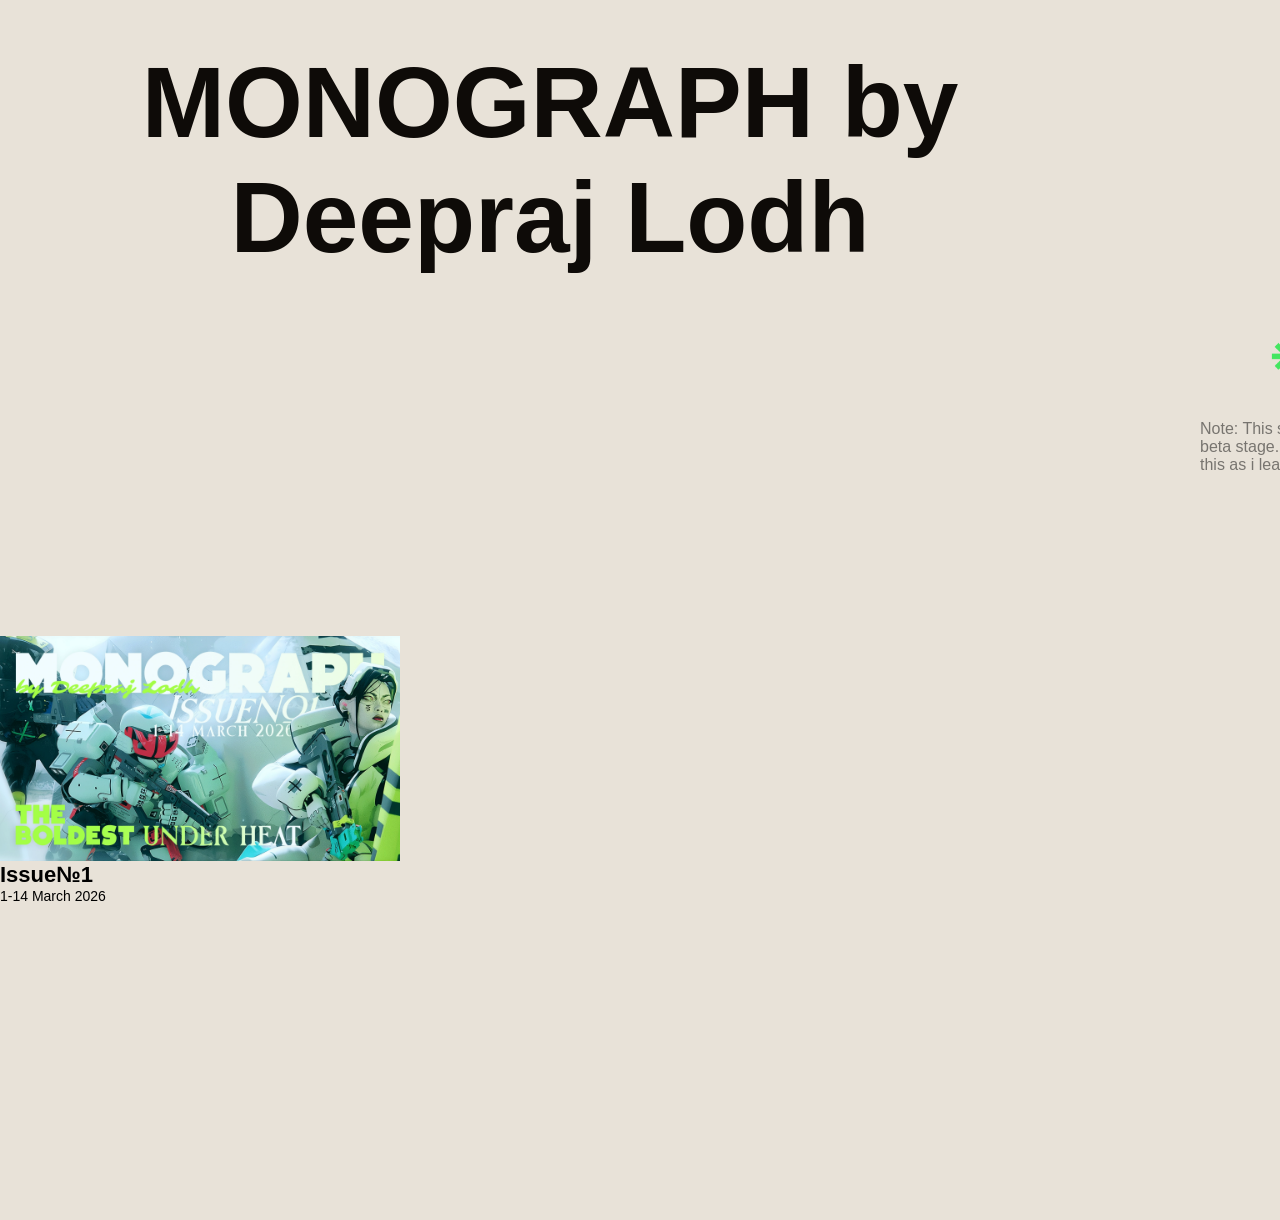
<file: index.html>
<!DOCTYPE html>
<html>
    <head>
        <title>MONOGRAPH</title>
        <link rel="stylesheet" href="issue styles.css">
        <link rel="stylesheet" href="framework.css">
        <link rel="stylesheet" href="links.css">
        <link rel="stylesheet" href="reader.css">
    </head>
    <body>
        <header class="title-bar">
            <p class="title" style="padding-top: 45px; padding-bottom: 45px;">
            MONOGRAPH by Deepraj Lodh</p>
        </header>
        <main>
            <div class="page">
                <div class="issue-list">
                    <a class="issue-link" href="issue1.html">
                        <div class="issue">
                            <div class="issue-cover">
                                <img class="issue-cover-img" src="issues/issue1/MNG-1-1to14Mar26_1.webp">
                                <p class="issue-title">Issue&numero;1</p>
                                <p class="issue-date">1-14 March 2026</p>
                            </div>
                        </div>
                    </a>
                    
                </div>
                <div class="side-bar">
                    <div class="side-bar-links">
                        <a href="https://linktr.ee/kingolightreal1" class="icon-link">
                            <img class="icon-img" src="icons/linktree-logo-icon.png">
                        </a>
                    </div>
                    <p style="color: rgba(0, 0, 0, 0.486);">Note: This site is still in beta stage. I'm making this as i learn.</p>
                </div>
            </div>
        </main>
    </body>
</html>
</file>
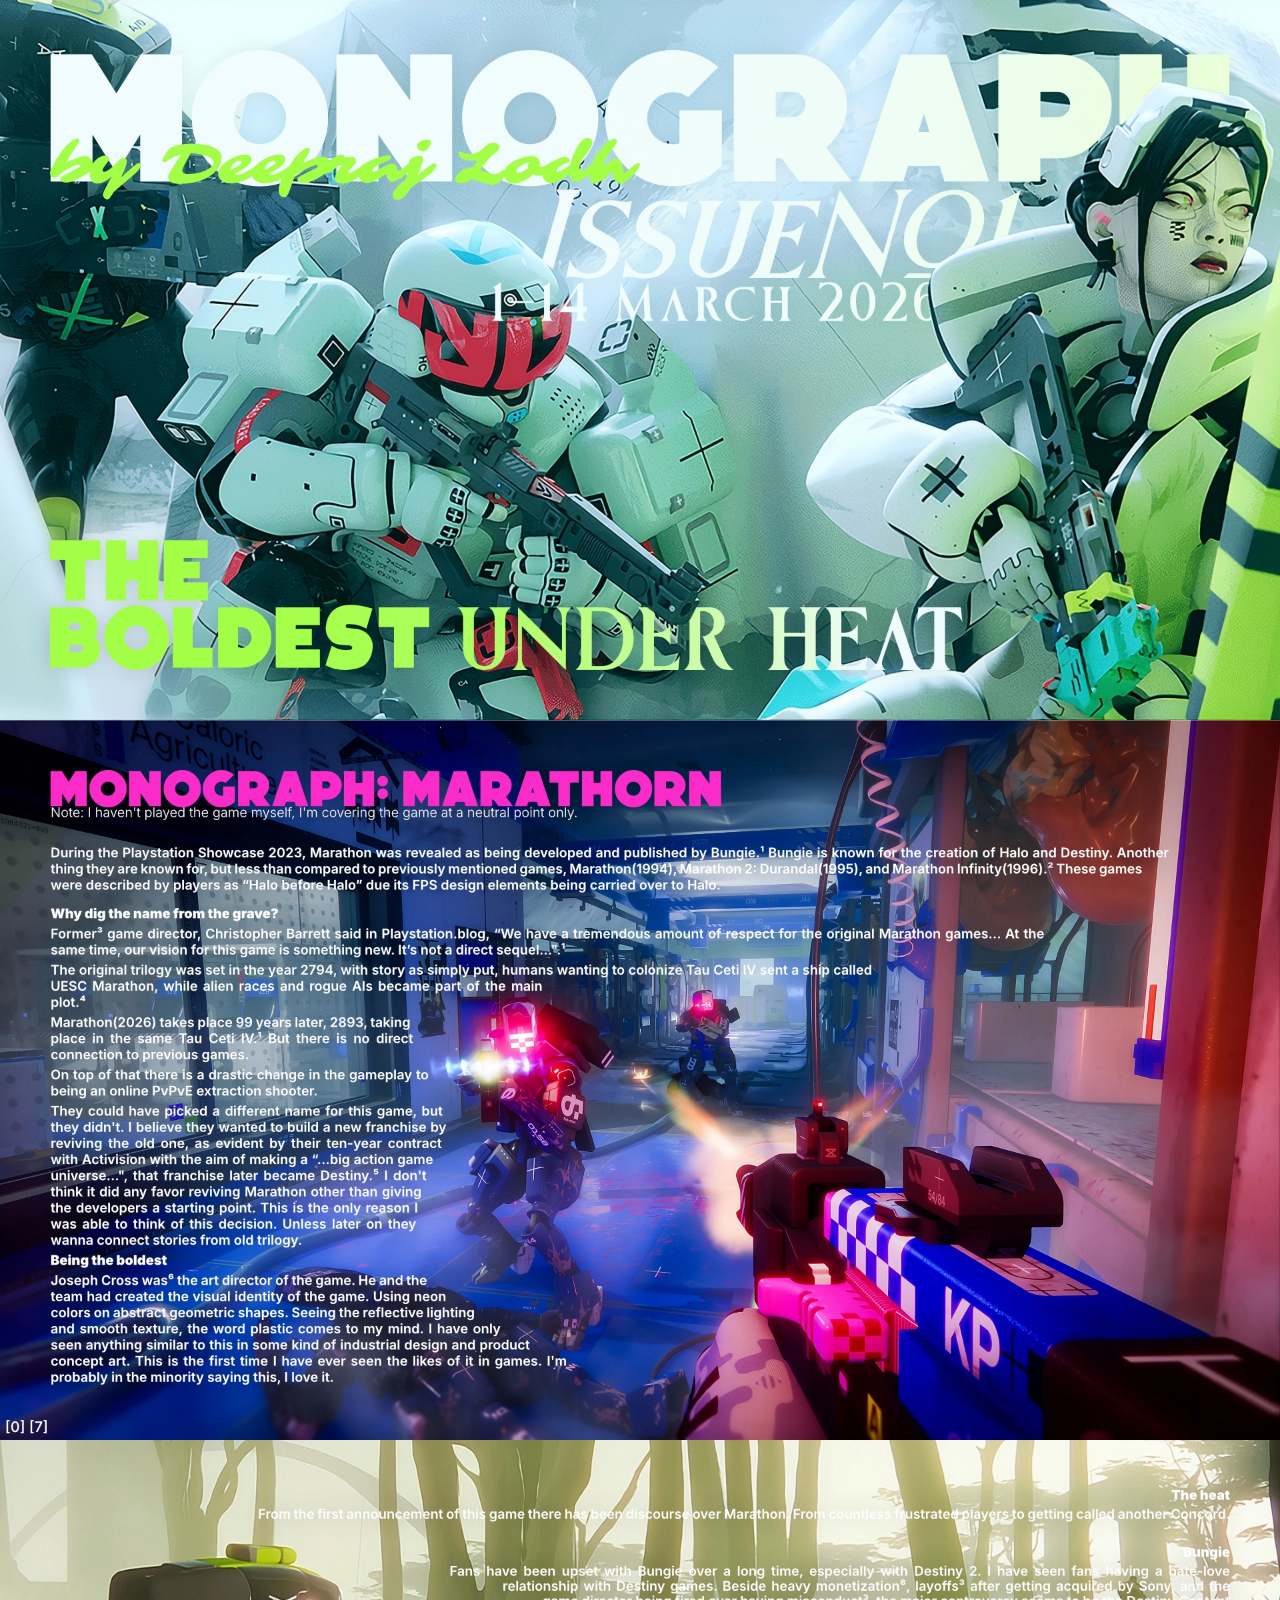
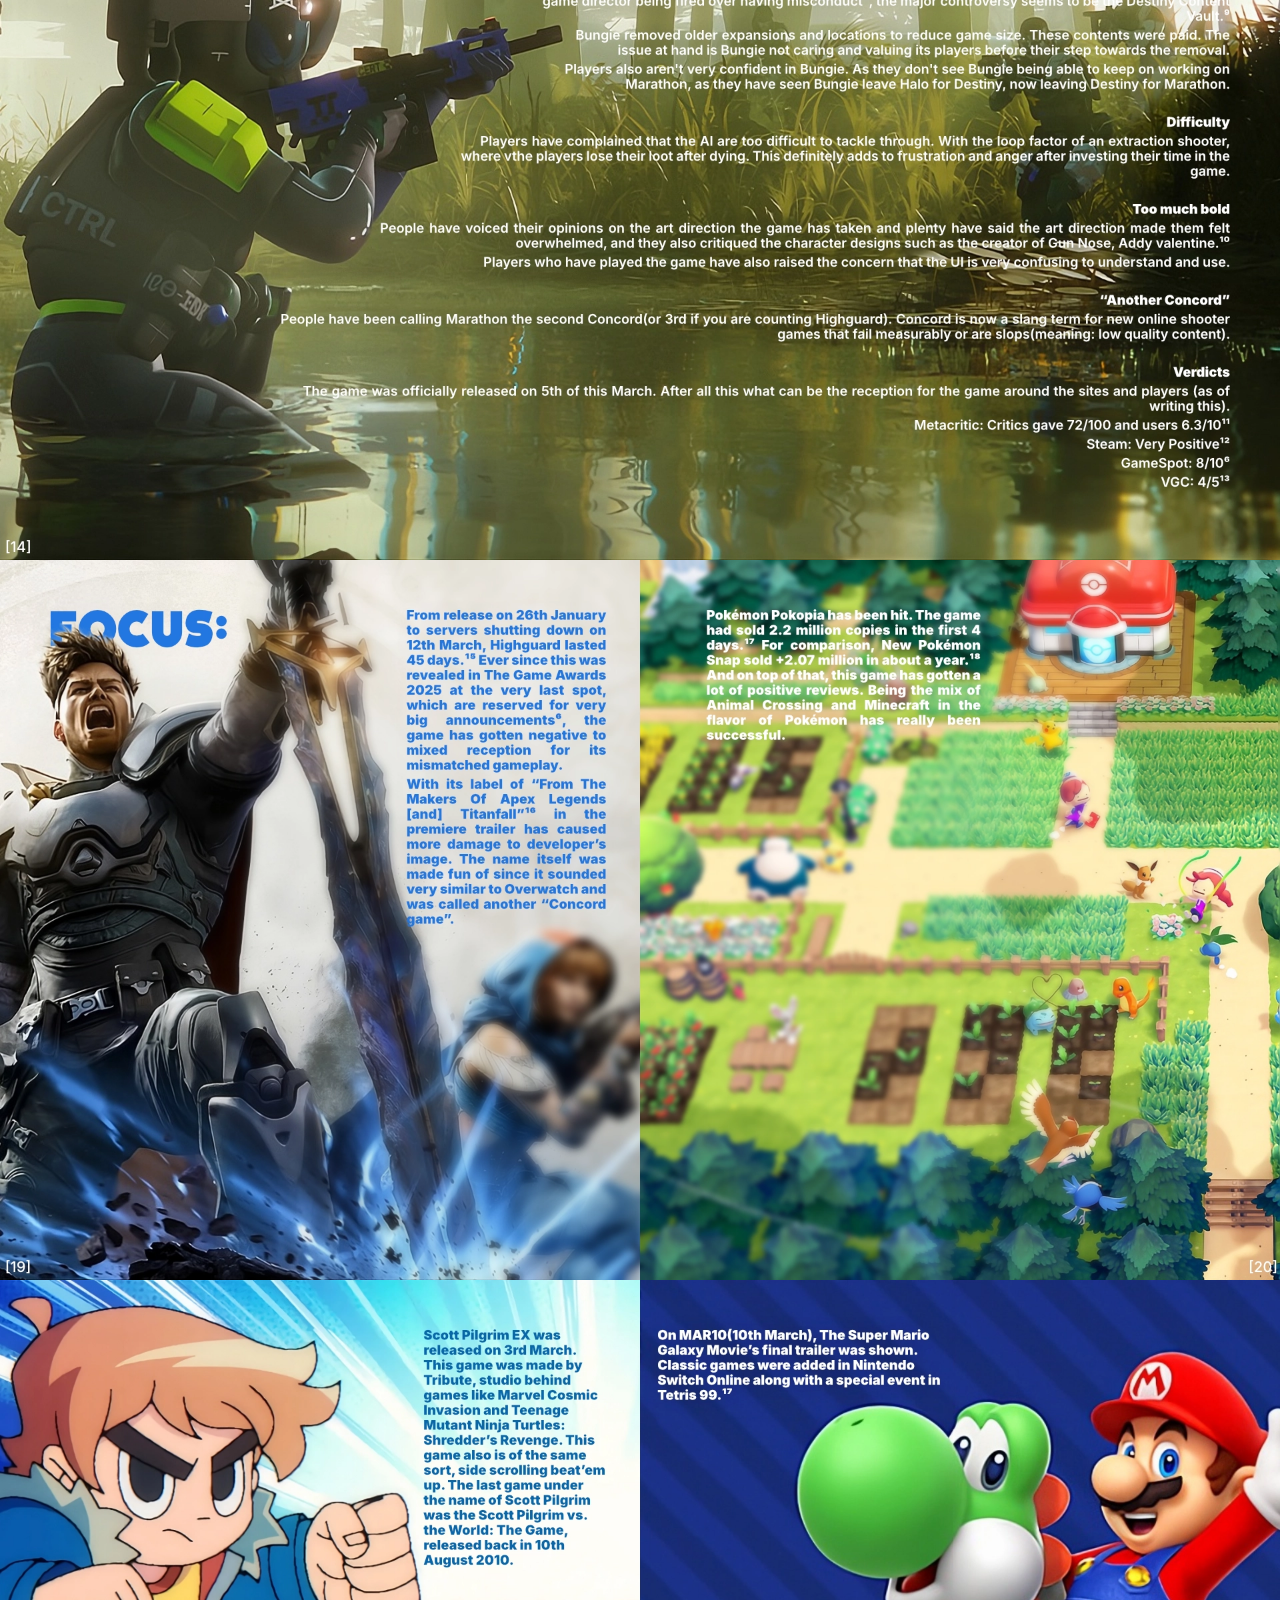
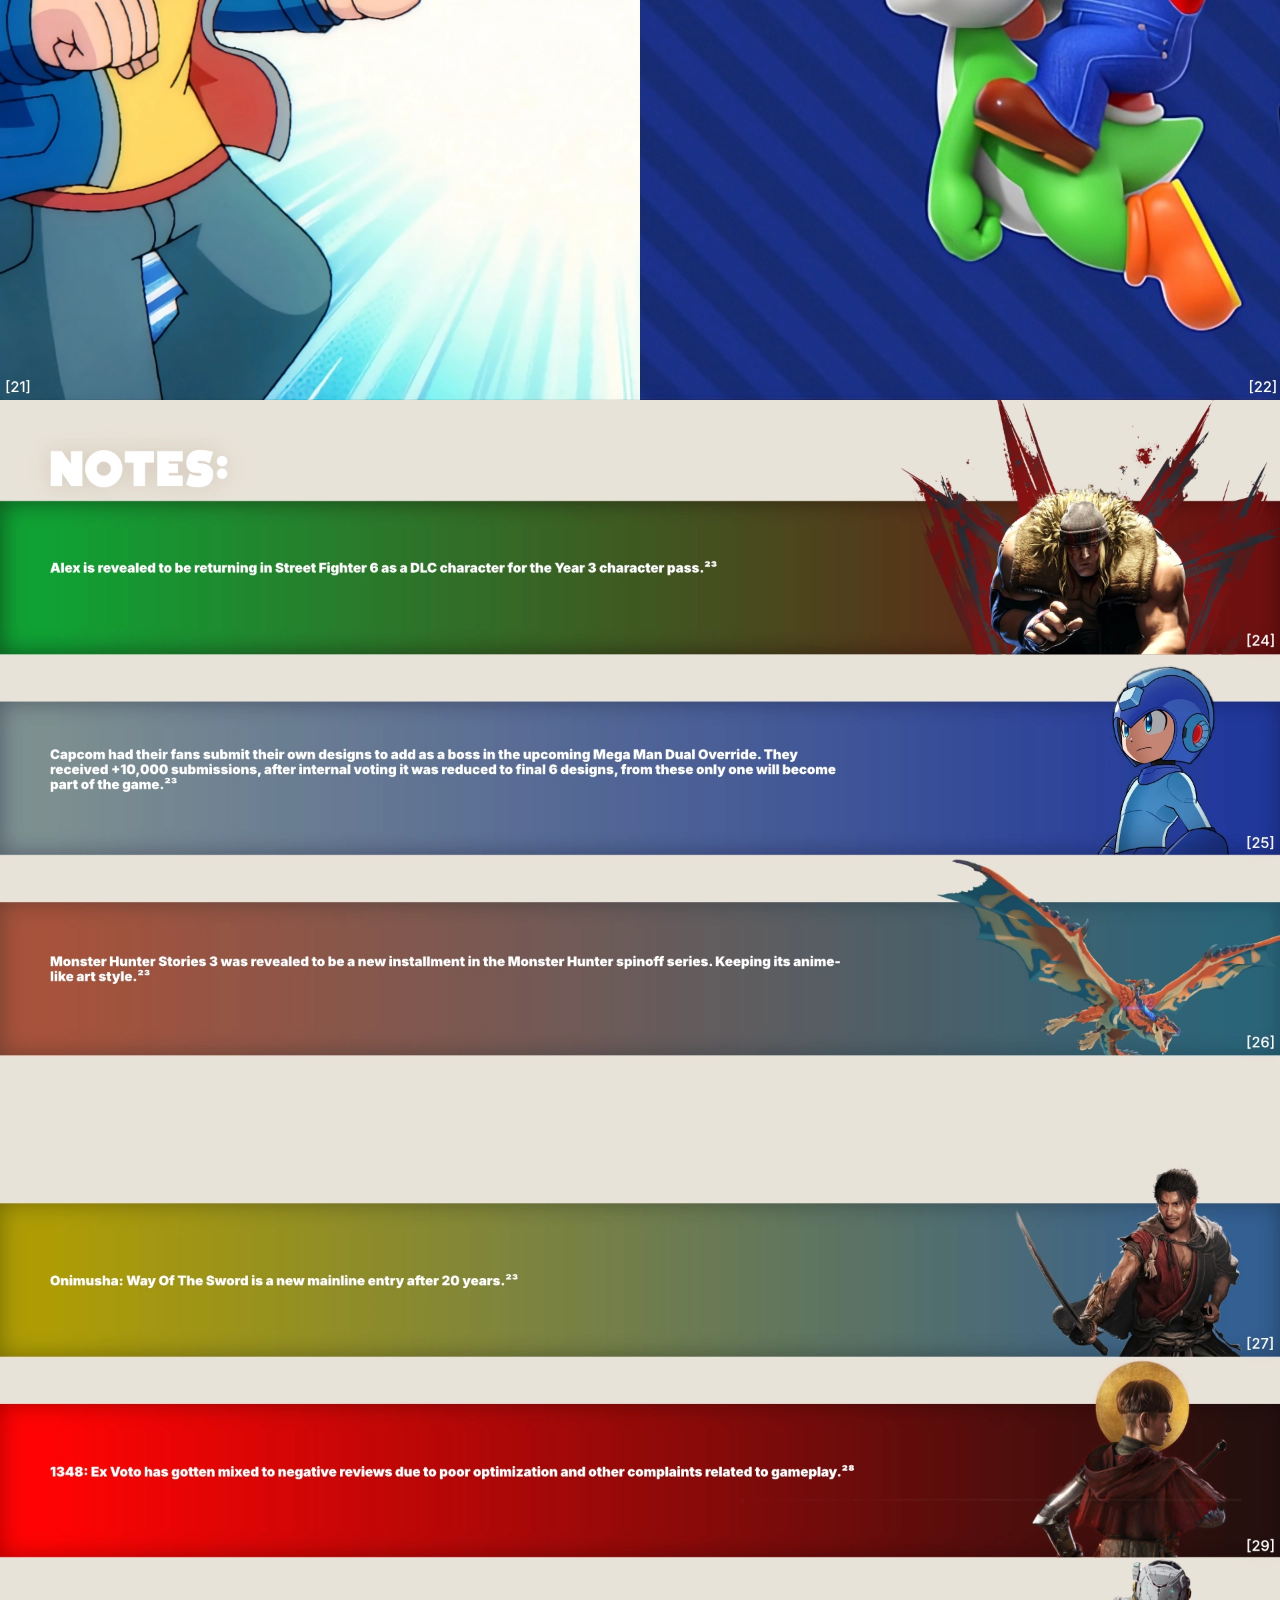
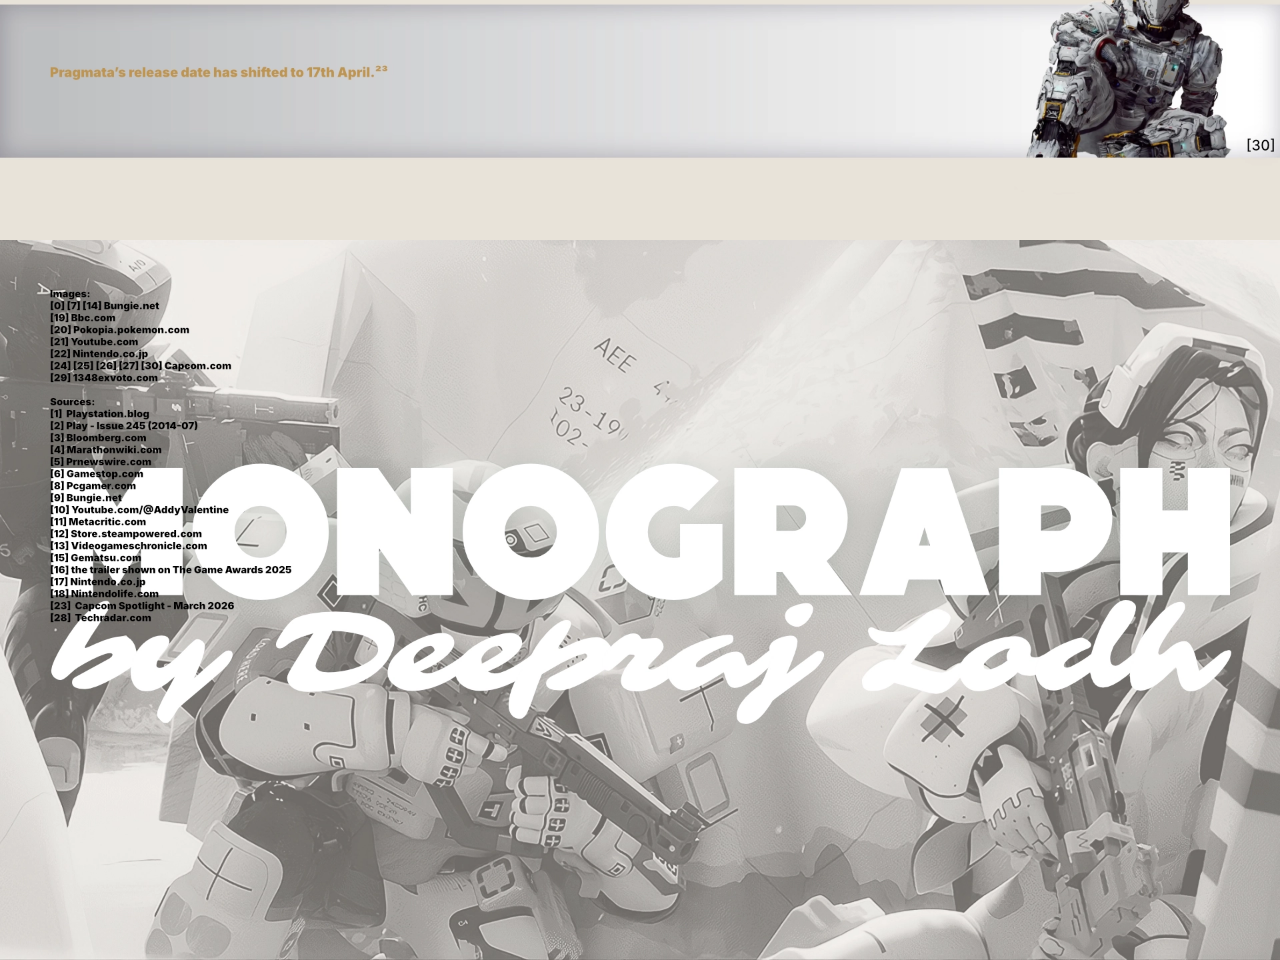
<file: issue1.html>
<!DOCTYPE html>
<html>

<head>
<title>Issue 1</title>
<link rel="stylesheet" href="reader.css">
</head>

<body>

<div class="issue-pages">

<img src="issues/issue1/MNG-1-1to14Mar26_1.webp">
<img src="issues/issue1/MNG-1-1to14Mar26_2.webp">
<img src="issues/issue1/MNG-1-1to14Mar26_3.webp">
<img src="issues/issue1/MNG-1-1to14Mar26_4.webp">
<img src="issues/issue1/MNG-1-1to14Mar26_5.webp">
<img src="issues/issue1/MNG-1-1to14Mar26_6.webp">
<img src="issues/issue1/MNG-1-1to14Mar26_7.webp">
<img src="issues/issue1/MNG-1-1to14Mar26_8.webp">

</div>

</body>
</html>
</file>
<file: issue styles.css>
.issue-list{
    display: grid;
    grid-template-columns: repeat(3, 400px);
    justify-content: space-evenly;
    align-content: space-evenly;
    place-items: center;
}
.issue{
    display: grid;
    place-items: center;
    width: 400px;
    height: 300px;
}
.issue-cover{
    display: grid;
}
.issue-cover-img{
    width: 400px;
    justify-items: center;
}
.issue-title{
    font-size: 22px;
    margin-top: 1px;
    margin-bottom: 0;
    font-weight: 600;
}
.issue-date{
    font-size: 14px;
    margin-top: 0px;
    margin-bottom: 0px;
}
</file>
<file: framework.css>
header{
    display: grid;
    grid-template-columns: 1fr 180px;
    top: 0;
    background: #e8e2d8;
    box-shadow: 0px 0px 0px #e8e2d8;
    z-index: 10;
}
.title{
    grid-column: 1;
    font-family: Arial;
    font-size: 100px;
    font-weight: bold;
    text-align: center;
    margin: 0;
    color: #0e0b08;
}

body{
    margin: 0;
    background-color: #e8e2d8;
}
.page{
    display: grid;
    grid-template-columns: 1fr 175px;
}
.side-bar{
    box-shadow: 0px 0 0px #e8e2d8;
    position: sticky;
    top: 0;
    height: 100dvh;
    display: flex;
    flex-direction: column;
    justify-content: flex-start;
}

p{
    font-family: Arial;
}
</file>
<file: links.css>
.side-bar-links{
    display: flex;
    justify-content: center;
    gap: 12px;
    padding-bottom: 20px;
}
.icon-link{
    margin-top: 20px;
}
.icon-img{
    height: 40px;
    width: 40px;
}

.issue-link{
    text-decoration: none;
    color: black;
}
</file>
<file: reader.css>
body{
    margin:0;
}

.issue-pages img{
    width:100%;
    height:auto;
    display:block;
}
</file>
